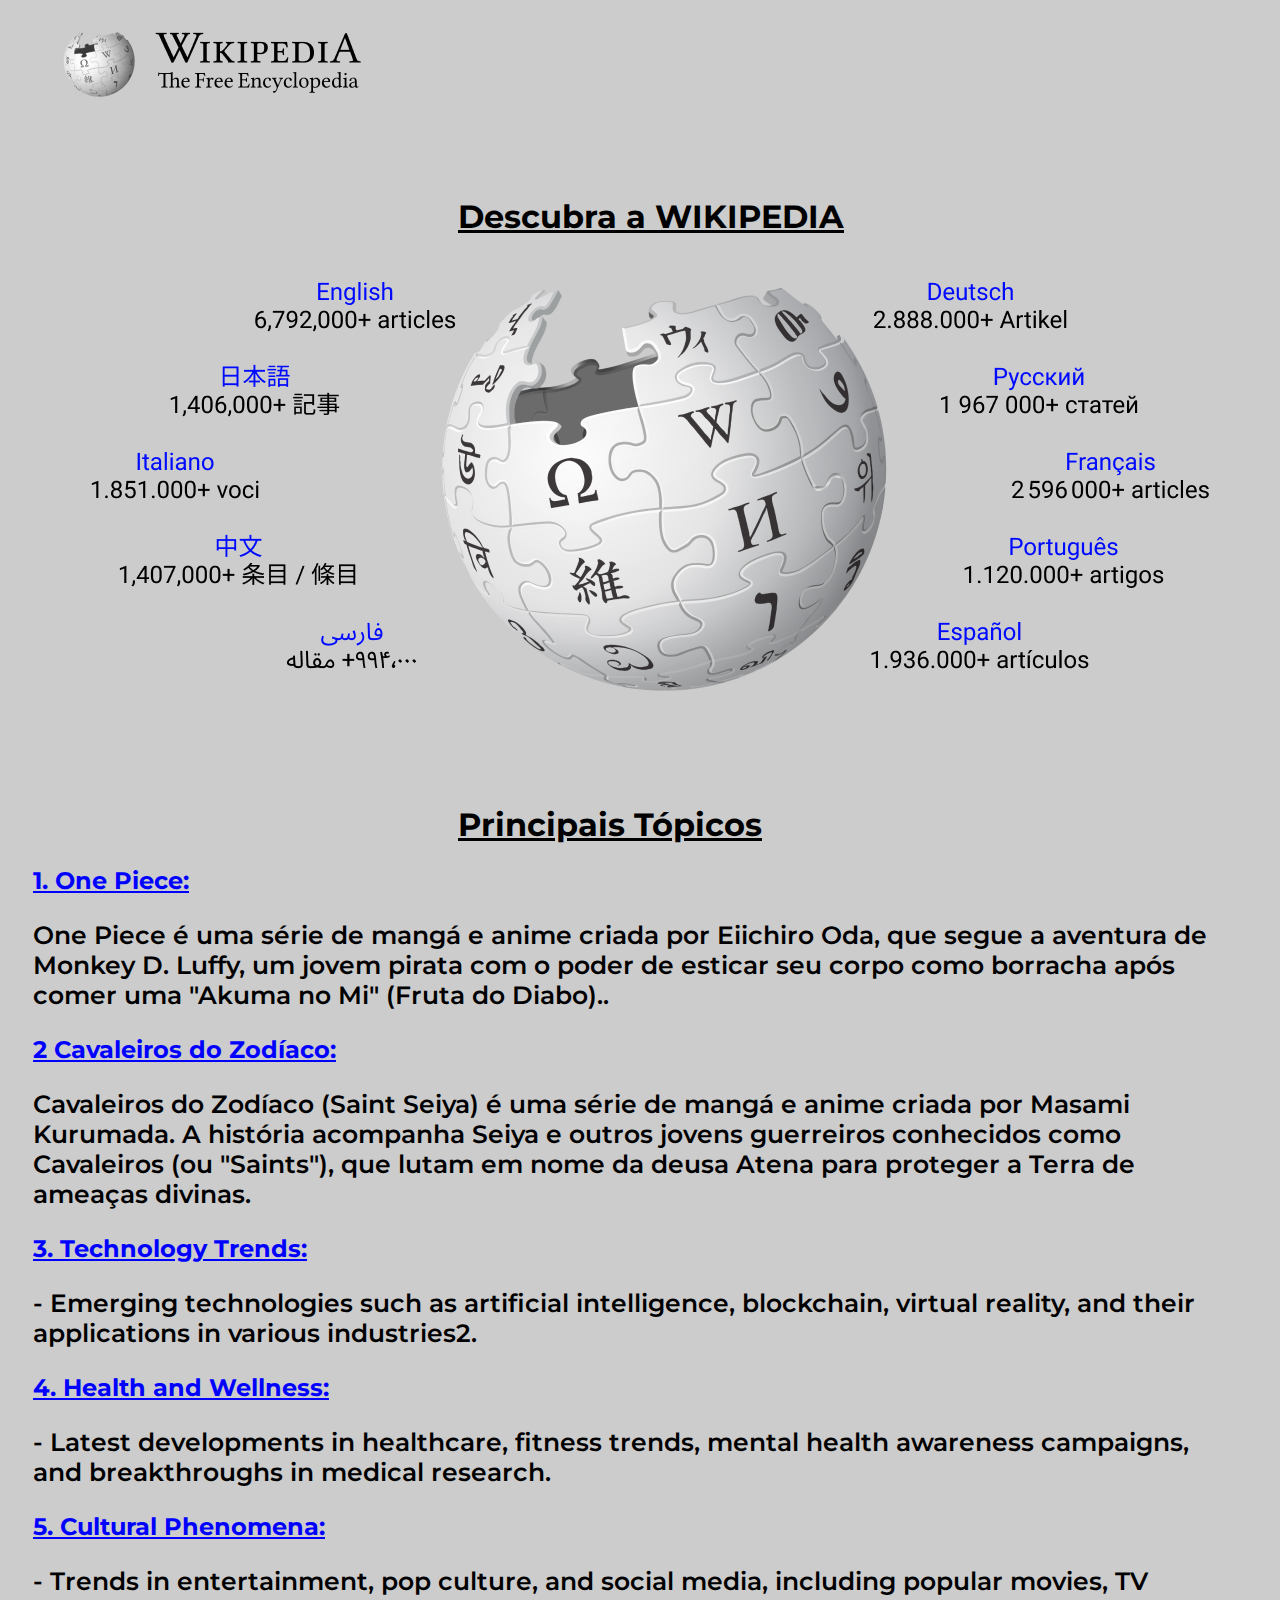
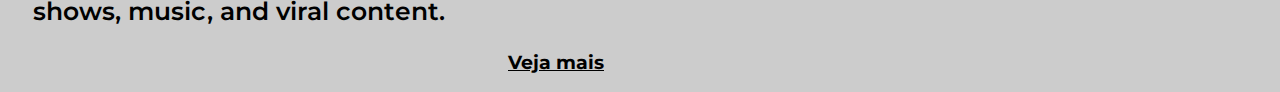
<file: index.html>
<DOCTYPE html>
    <head>
        <link rel="preconnect"
        href="https://fonts.googleapis.com">
        <link rel="preconnect"
        href="https://fonts.gstatic.com"
        crossorigin>
        <link href="https://fonts.googleapis.com/css2?family=Montserrat:ital,wght@0,100..900;1,100..900&display=swap" rel="stylesheet">        
     
        <link
        rel="stylesheet"href="estilo_index.css">
        
        <body>
            <img src="logoWiki.png" alt ="logo da wikipedia" >
            <h1> Descubra a WIKIPEDIA </h1>
        <img src="mundoWiki.png" alt ="imagem da wikipedia" >
            <h1>Principais Tópicos</h1>
            <h2><a href = "onepiece.html" > 1. One Piece: </a> </h2>
            <p>     
            One Piece é uma série de  mangá e
            anime criada por Eiichiro Oda, que
            segue a aventura de Monkey D. Luffy,
            um jovem pirata com o poder de
            esticar seu corpo como borracha após
            comer uma "Akuma no Mi" (Fruta do
            Diabo).. </p>

            <h2><a href = "caveleiros.html" > 2 Cavaleiros do Zodíaco:</a> </h2>
             <p> Cavaleiros do Zodíaco (Saint
                 Seiya) é uma série de mangá e
                 anime criada por Masami
                 Kurumada. A história acompanha
                 Seiya e outros jovens guerreiros
                 conhecidos como Cavaleiros (ou
                 "Saints"), que lutam em nome da
                 deusa Atena para proteger a
                 Terra de ameaças divinas.</p>

           <h2> 3. Technology Trends: </h2>
           <p> - Emerging technologies such as
           artificial intelligence, blockchain,
           virtual reality, and their
           applications in various industries2.

            <h2> 4. Health and Wellness:</h2>
            <p> - Latest developments in
           healthcare, fitness trends, mental
           health awareness campaigns, and
           breakthroughs in medical research.</p>

           <h2> 5. Cultural Phenomena: </h2>
           <p> - Trends in entertainment, pop
           culture, and social media, including
           popular movies, TV shows, music, and
           viral content. </p>
           <h3> Veja mais</h3>





        </body>
</file>
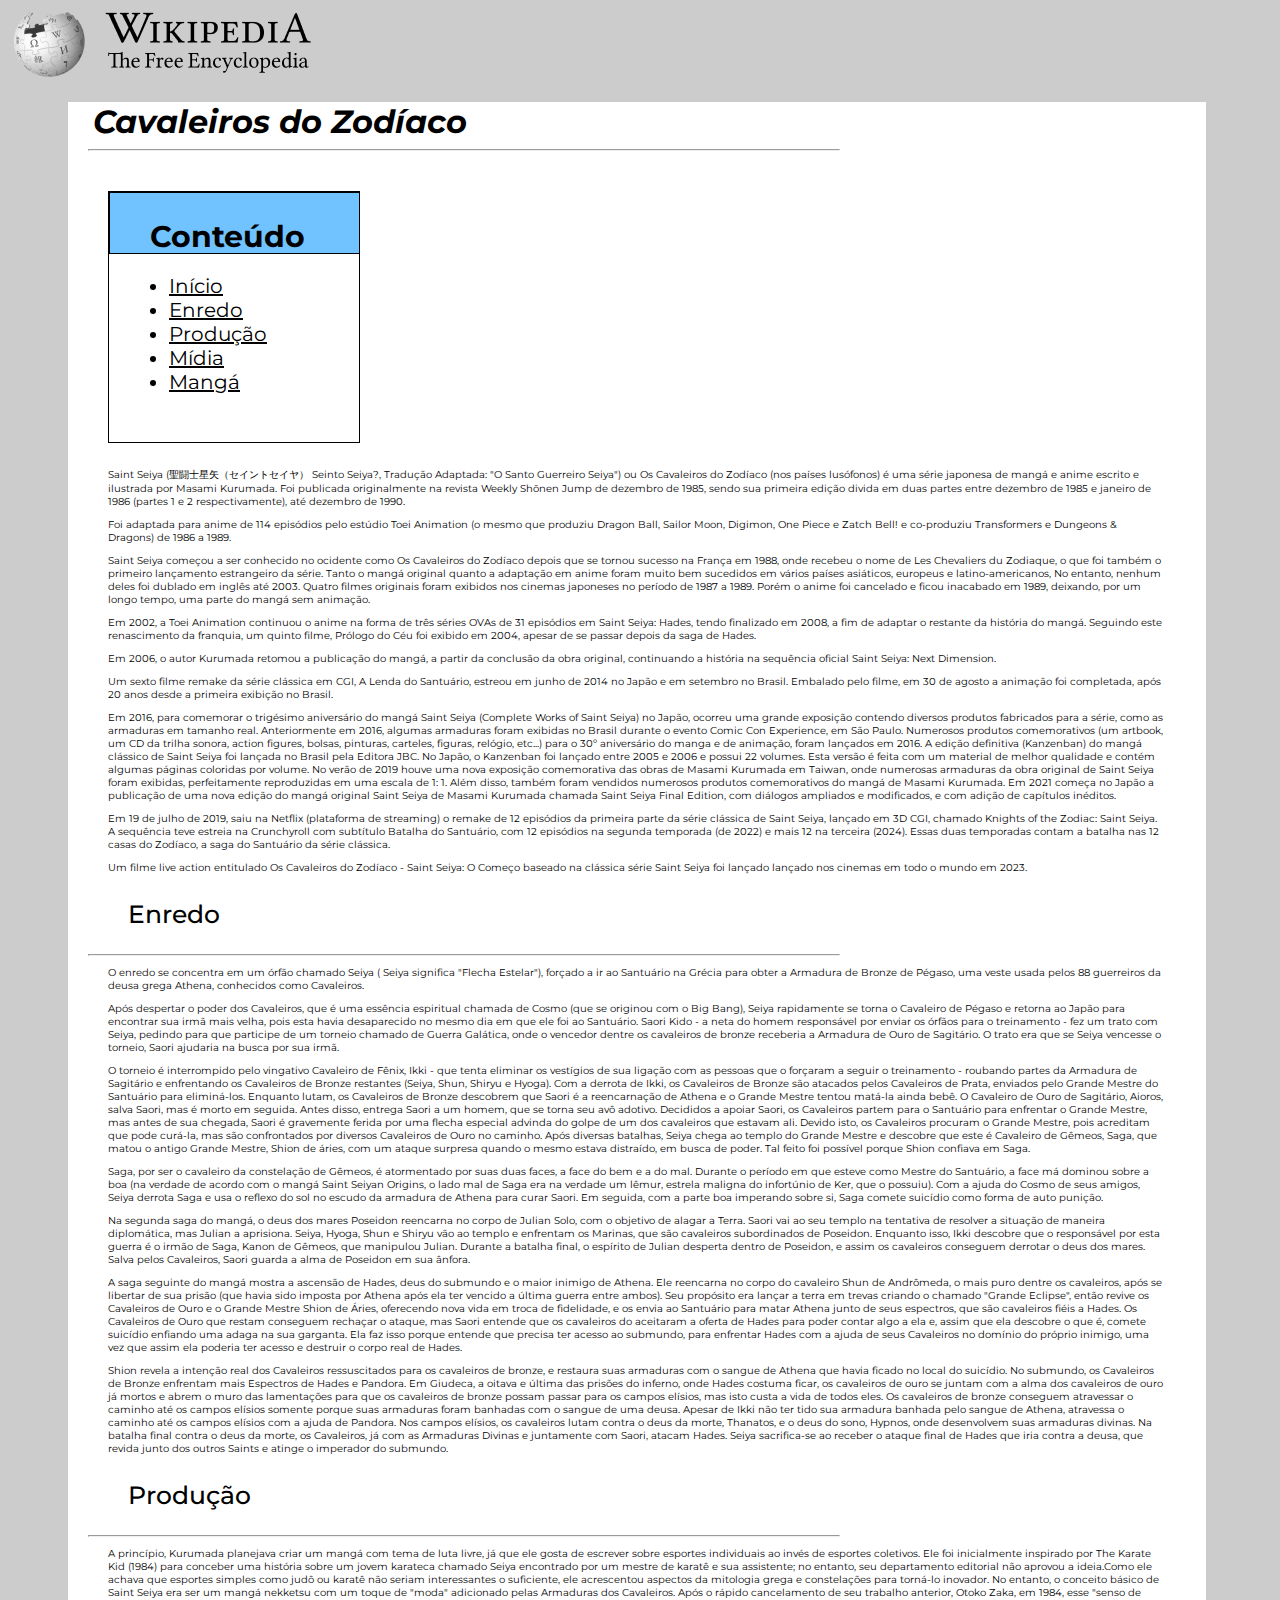
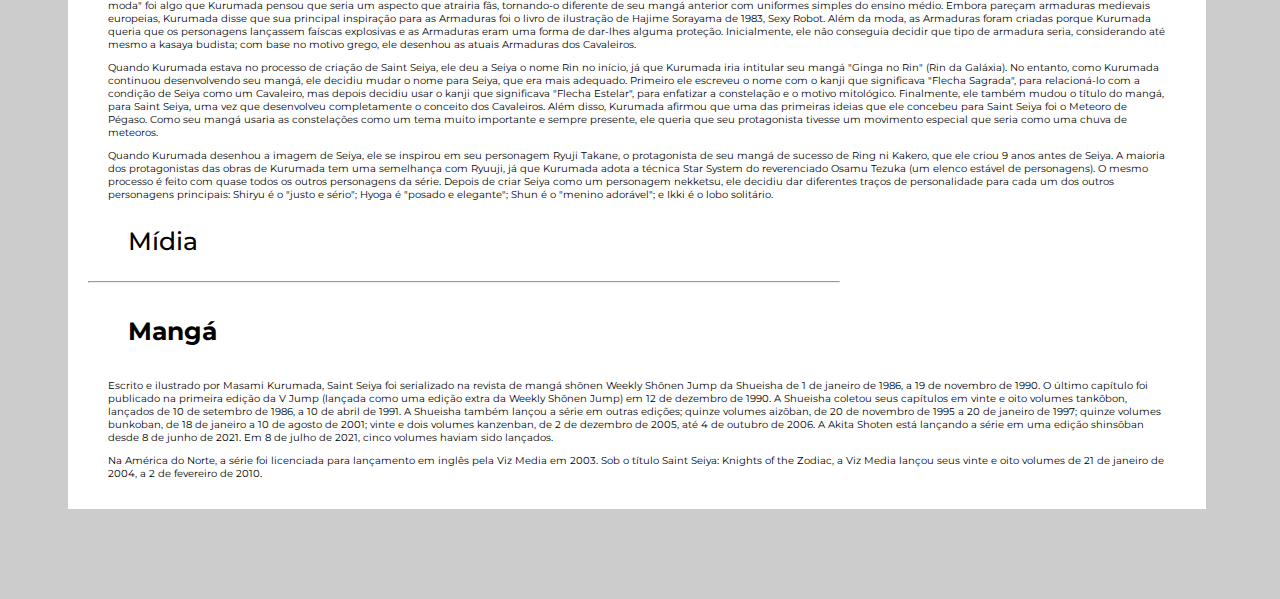
<file: caveleiros.html>
<DOCTYPE html>
    <head>
        <link rel="preconnect"
        href="https://fonts.googleapis.com">
        <link rel="preconnect"
        href="https://fonts.gstatic.com"
        crossorigin>
        <link  href="https://fonts.googleapis.com/css2?family=Montserrat:ital,wght@0,100..900;1,100..900&display=swap" rel="stylesheet">        
     
        <link        rel="stylesheet"href="estilo_onepiece_cavaleiros.css">
        
        <body>
            
                <a href = "index.html" >
                    
                 <img src="logoWiki.png" alt ="logo da wikipedia" >
                 </a>
                 <div class = "div_branca" >
                 
            <h1> Cavaleiros do Zodíaco</h1>
            <hr/>
            
            <div class = "divblack" >
                
            <div class = "divblue" >
                 <h2> <a name = "Conteúdo" </a>  Conteúdo </h2> 
             </div>
                 
             <div>      
                 <ul>
                  <li> <a href = "#Conteúdo" >  Início</a> </li>
              <li><a href = "#Enredo" > Enredo </a> </li>
              <li> <a href = "#Produção" > Produção</a> </li>
              <li><a href = "#Mídia" >Mídia</a></li>
              <li><a href = "#Mangá"> Mangá</a></li>               </ul>
              </div>
              </div>
              
            <p>Saint Seiya (聖闘士星矢（セイントセイヤ） Seinto Seiya?, Tradução Adaptada: "O Santo Guerreiro Seiya") ou Os Cavaleiros do Zodíaco (nos países lusófonos) é uma série japonesa de mangá e anime escrito e ilustrada por Masami Kurumada. Foi publicada originalmente na revista Weekly Shōnen Jump  de dezembro de 1985, sendo sua primeira edição divida em duas partes  entre dezembro de 1985 e janeiro de 1986 (partes 1 e 2 respectivamente),  até dezembro de 1990.</p>
            
<p>Foi adaptada para anime de 114 episódios pelo estúdio Toei Animation (o mesmo que produziu Dragon Ball, Sailor Moon, Digimon, One Piece e Zatch Bell! e co-produziu Transformers e Dungeons  & Dragons) de 1986 a 1989.</p>

<p>Saint Seiya começou a ser conhecido no ocidente como Os Cavaleiros do Zodíaco depois que se tornou sucesso na França em 1988, onde recebeu o nome de Les Chevaliers du Zodiaque, o que foi também o primeiro lançamento estrangeiro da série. Tanto o mangá original quanto a adaptação em anime foram muito bem sucedidos em vários países asiáticos, europeus e latino-americanos, No entanto, nenhum deles foi dublado em inglês até 2003. Quatro filmes originais foram exibidos nos cinemas japoneses no período de 1987 a 1989. Porém o anime foi cancelado e ficou inacabado em 1989, deixando, por um longo tempo, uma parte do mangá sem animação.</p>

<p>Em 2002, a Toei Animation continuou o anime na forma de três séries OVAs de 31 episódios em Saint Seiya: Hades, tendo finalizado em 2008, a fim de adaptar o restante da história do mangá. Seguindo este renascimento da franquia, um quinto filme, Prólogo do Céu foi exibido em 2004, apesar de se passar depois da saga de Hades.</p>

<p> Em 2006,  o autor Kurumada retomou a publicação do mangá, a partir da conclusão  da obra original, continuando a história na sequência oficial Saint Seiya: Next Dimension.
</p>
<p>Um sexto filme remake da série clássica em CGI, A Lenda do Santuário, estreou em junho de 2014 no Japão e em setembro no Brasil. Embalado pelo filme, em 30 de agosto a animação foi completada, após 20 anos desde a primeira exibição no Brasil.</p>

<p>Em 2016,  para comemorar o trigésimo aniversário do mangá Saint Seiya (Complete  Works of Saint Seiya) no Japão, ocorreu uma grande exposição contendo  diversos produtos fabricados para a série, como as armaduras em tamanho  real. Anteriormente em 2016, algumas armaduras foram exibidas no Brasil durante o evento Comic Con Experience, em São Paulo. Numerosos produtos comemorativos (um artbook, um CD da trilha sonora, action figures, bolsas, pinturas, carteles, figuras, relógio, etc...) para o 30º aniversário do manga e de animação, foram lançados em 2016. A edição definitiva (Kanzenban) do mangá clássico de Saint Seiya foi lançada no Brasil pela Editora JBC. No Japão, o Kanzenban foi lançado entre 2005 e 2006 e possui 22 volumes. Esta versão é feita com um material de melhor qualidade e contém algumas páginas coloridas por volume. No verão de 2019  houve uma nova exposição comemorativa das obras de Masami Kurumada em  Taiwan, onde numerosas armaduras da obra original de Saint Seiya foram  exibidas, perfeitamente reproduzidas em uma escala de 1: 1. Além disso,  também foram vendidos numerosos produtos comemorativos do mangá de  Masami Kurumada. Em 2021 começa no Japão a publicação de uma nova edição do mangá original Saint Seiya de Masami Kurumada chamada Saint Seiya Final Edition, com diálogos ampliados e modificados, e com adição de capítulos inéditos. </p>

<p> Em 19 de julho de 2019, saiu na Netflix  (plataforma de streaming) o remake de 12 episódios da primeira parte da  série clássica de Saint Seiya, lançado em 3D CGI, chamado Knights of the Zodiac: Saint Seiya. A sequência teve estreia na Crunchyroll com subtítulo Batalha do Santuário, com 12 episódios na segunda temporada (de 2022) e mais 12 na terceira (2024). Essas duas temporadas contam a batalha nas 12 casas do Zodíaco, a saga do Santuário da série clássica.</p>
<p>Um filme live action entitulado Os Cavaleiros do Zodíaco - Saint Seiya: O Começo baseado na clássica série Saint Seiya foi lançado lançado nos cinemas em todo o mundo em 2023.</p>
        <h3> <a name = "Enredo" > Enredo </a> </h3>
        <hr/>
        <p>O enredo se concentra em um órfão chamado Seiya ( Seiya significa "Flecha Estelar"), forçado a ir ao Santuário na Grécia para obter a Armadura de Bronze de Pégaso, uma veste usada pelos 88 guerreiros da deusa grega Athena, conhecidos como Cavaleiros. </p>       
       
<p> Após despertar o poder dos Cavaleiros, que é uma essência espiritual chamada de Cosmo (que se originou com o Big Bang),  Seiya rapidamente se torna o Cavaleiro de Pégaso e retorna ao Japão  para encontrar sua irmã mais velha, pois esta havia desaparecido no  mesmo dia em que ele foi ao Santuário. Saori Kido  - a neta do homem responsável por enviar os órfãos para o treinamento -  fez um trato com Seiya, pedindo para que participe de um torneio  chamado de Guerra Galática, onde o vencedor dentre os cavaleiros de  bronze receberia a Armadura de Ouro de Sagitário. O trato era que se  Seiya vencesse o torneio, Saori ajudaria na busca por sua irmã. </p>


<p> O torneio é interrompido pelo vingativo Cavaleiro de Fênix, Ikki -  que tenta eliminar os vestígios de sua ligação com as pessoas que o  forçaram a seguir o treinamento - roubando partes da Armadura de  Sagitário e enfrentando os Cavaleiros de Bronze restantes (Seiya, Shun,  Shiryu e Hyoga). Com a derrota de Ikki, os Cavaleiros de Bronze são  atacados pelos Cavaleiros de Prata, enviados pelo Grande Mestre do  Santuário para eliminá-los. Enquanto lutam, os Cavaleiros de Bronze  descobrem que Saori é a reencarnação de Athena e o Grande Mestre tentou  matá-la ainda bebê. O Cavaleiro de Ouro de Sagitário, Aioros, salva  Saori, mas é morto em seguida. Antes disso, entrega Saori a um homem,  que se torna seu avô adotivo. Decididos a apoiar Saori, os Cavaleiros  partem para o Santuário para enfrentar o Grande Mestre, mas antes de sua  chegada, Saori é gravemente ferida por uma flecha especial advinda do  golpe de um dos cavaleiros que estavam ali. Devido isto, os Cavaleiros  procuram o Grande Mestre, pois acreditam que pode curá-la, mas são  confrontados por diversos Cavaleiros de Ouro no caminho. Após diversas  batalhas, Seiya chega ao templo do Grande Mestre e descobre que este é  Cavaleiro de Gêmeos, Saga, que matou o antigo Grande Mestre, Shion de  áries, com um ataque surpresa quando o mesmo estava distraído, em busca  de poder. Tal feito foi possível porque Shion confiava em Saga.</p>

<p> Saga, por ser o cavaleiro da constelação  de Gêmeos, é atormentado por suas duas faces, a face do bem e a do mal.  Durante o período em que esteve como Mestre do Santuário, a face má  dominou sobre a boa (na verdade de acordo com o mangá Saint Seiyan  Origins, o lado mal de Saga era na verdade um lêmur, estrela maligna do  infortúnio de Ker, que o possuiu). Com a ajuda do Cosmo de seus amigos,  Seiya derrota Saga e usa o reflexo do sol no escudo da armadura de  Athena para curar Saori. Em seguida, com a parte boa imperando sobre si,  Saga comete suicídio como forma de auto punição.</p>


<p>Na segunda saga do mangá, o deus dos mares Poseidon  reencarna no corpo de Julian Solo, com o objetivo de alagar a Terra.  Saori vai ao seu templo na tentativa de resolver a situação de maneira  diplomática, mas Julian a aprisiona. Seiya, Hyoga, Shun e Shiryu vão ao  templo e enfrentam os Marinas, que são cavaleiros subordinados de  Poseidon. Enquanto isso, Ikki descobre que o responsável por esta guerra  é o irmão de Saga, Kanon de Gêmeos, que manipulou Julian. Durante a  batalha final, o espírito de Julian desperta dentro de Poseidon, e assim  os cavaleiros conseguem derrotar o deus dos mares. Salva pelos  Cavaleiros, Saori guarda a alma de Poseidon em sua ânfora. </p>

<p>A saga seguinte do mangá mostra a ascensão de Hades,  deus do submundo e o maior inimigo de Athena. Ele reencarna no corpo do  cavaleiro Shun de Andrômeda, o mais puro dentre os cavaleiros, após se  libertar de sua prisão (que havia sido imposta por Athena após ela ter  vencido a última guerra entre ambos). Seu propósito era lançar a terra  em trevas criando o chamado "Grande Eclipse", então revive os Cavaleiros  de Ouro e o Grande Mestre Shion de Áries, oferecendo nova vida em troca  de fidelidade, e os envia ao Santuário para matar Athena junto de seus  espectros, que são cavaleiros fiéis a Hades. Os Cavaleiros de Ouro que  restam conseguem rechaçar o ataque, mas Saori entende que os cavaleiros  do aceitaram a oferta de Hades para poder contar algo a ela e, assim que  ela descobre o que é, comete suicídio enfiando uma adaga na sua  garganta. Ela faz isso porque entende que precisa ter acesso ao  submundo, para enfrentar Hades com a ajuda de seus Cavaleiros no domínio  do próprio inimigo, uma vez que assim ela poderia ter acesso e destruir  o corpo real de Hades.</p>

<p>Shion revela a intenção real dos Cavaleiros ressuscitados para os  cavaleiros de bronze, e restaura suas armaduras com o sangue de Athena  que havia ficado no local do suicídio. No submundo, os Cavaleiros de  Bronze enfrentam mais Espectros de Hades e Pandora.  Em Giudeca, a oitava e última das prisões do inferno, onde Hades  costuma ficar, os cavaleiros de ouro se juntam com a alma dos cavaleiros  de ouro já mortos e abrem o muro das lamentações para que os cavaleiros  de bronze possam passar para os campos elísios, mas isto custa a vida  de todos eles. Os cavaleiros de bronze conseguem atravessar o caminho  até os campos elísios somente porque suas armaduras foram banhadas com o  sangue de uma deusa. Apesar de Ikki não ter tido sua armadura banhada  pelo sangue de Athena, atravessa o caminho até os campos elísios com a  ajuda de Pandora. Nos campos elísios, os cavaleiros lutam contra o deus  da morte, Thanatos, e o deus do sono, Hypnos,  onde desenvolvem suas armaduras divinas. Na batalha final contra o deus  da morte, os Cavaleiros, já com as Armaduras Divinas e juntamente com  Saori, atacam Hades. Seiya sacrifica-se ao receber o ataque final de  Hades que iria contra a deusa, que revida junto dos outros Saints e  atinge o imperador do submundo.</p>
            <h3> <a name = "Produção" > Produção </a></h3>
            <hr/>
            <p>A princípio, Kurumada planejava criar um mangá com tema de luta livre, já que ele gosta de escrever sobre esportes individuais ao invés de esportes coletivos. Ele foi inicialmente inspirado por The Karate Kid (1984) para conceber uma história sobre um jovem karateca chamado Seiya encontrado por um mestre de karatê e sua assistente; no entanto, seu departamento editorial não aprovou a ideia.Como ele achava que esportes simples como judô ou karatê não seriam interessantes o suficiente, ele acrescentou aspectos da mitologia grega e constelações para torná-lo inovador. No entanto, o conceito básico de Saint Seiya era ser um mangá nekketsu com um toque de "moda" adicionado pelas Armaduras dos Cavaleiros. Após o rápido cancelamento de seu trabalho anterior, Otoko Zaka,  em 1984, esse "senso de moda" foi algo que Kurumada pensou que seria um  aspecto que atrairia fãs, tornando-o diferente de seu mangá anterior  com uniformes simples do ensino médio. Embora pareçam armaduras medievais europeias, Kurumada disse que sua principal inspiração para as Armaduras foi o livro de ilustração de Hajime Sorayama de 1983, Sexy Robot.  Além da moda, as Armaduras foram criadas porque Kurumada queria que os  personagens lançassem faíscas explosivas e as Armaduras eram uma forma  de dar-lhes alguma proteção. Inicialmente, ele não conseguia decidir que tipo de armadura seria, considerando até mesmo a kasaya budista; com base no motivo grego, ele desenhou as atuais Armaduras dos Cavaleiros.
            </p>
            
<p>Quando Kurumada estava no processo de criação de Saint Seiya,  ele deu a Seiya o nome Rin no início, já que Kurumada iria intitular  seu mangá "Ginga no Rin" (Rin da Galáxia). No entanto, como Kurumada  continuou desenvolvendo seu mangá, ele decidiu mudar o nome para Seiya,  que era mais adequado. Primeiro ele escreveu o nome com o kanji  que significava "Flecha Sagrada", para relacioná-lo com a condição de  Seiya como um Cavaleiro, mas depois decidiu usar o kanji que significava  "Flecha Estelar", para enfatizar a constelação e o motivo mitológico.  Finalmente, ele também mudou o título do mangá, para Saint Seiya,  uma vez que desenvolveu completamente o conceito dos Cavaleiros. Além  disso, Kurumada afirmou que uma das primeiras ideias que ele concebeu  para Saint Seiya foi o Meteoro de Pégaso. Como seu mangá usaria  as constelações como um tema muito importante e sempre presente, ele  queria que seu protagonista tivesse um movimento especial que seria como  uma chuva de meteoros.</p>

<p>Quando Kurumada desenhou a imagem de Seiya, ele se inspirou em  seu personagem Ryuji Takane, o protagonista de seu mangá de sucesso de Ring ni Kakero,  que ele criou 9 anos antes de Seiya. A maioria dos protagonistas das  obras de Kurumada tem uma semelhança com Ryuuji, já que Kurumada adota a  técnica Star System do reverenciado Osamu Tezuka (um elenco estável de personagens). O mesmo processo é feito com quase todos os outros personagens da série. Depois de criar Seiya como um personagem nekketsu,  ele decidiu dar diferentes traços de personalidade para cada um dos  outros personagens principais: Shiryu é o "justo e sério"; Hyoga é  "posado e elegante"; Shun é o "menino adorável"; e Ikki é o lobo  solitário.</p>
         <h3> <a name = "Mídia" > Mídia </a></h3>
         <hr/>
         <h4> <a name = "Mangá" > Mangá </a></h4>
         <p>Escrito e ilustrado por Masami Kurumada, Saint Seiya foi serializado na revista de mangá shōnen Weekly Shōnen Jump da Shueisha de 1 de janeiro de 1986, a 19 de novembro de 1990. O último capítulo foi publicado na primeira edição da V Jump (lançada como uma edição extra da Weekly Shōnen Jump) em 12 de dezembro de 1990. A Shueisha coletou seus capítulos em vinte e oito volumes tankōbon, lançados de 10 de setembro de 1986, a 10 de abril de 1991. A Shueisha também lançou a série em outras edições; quinze volumes aizōban, de 20 de novembro de 1995 a 20 de janeiro de 1997; quinze volumes bunkoban, de 18 de janeiro a 10 de agosto de 2001; vinte e dois volumes kanzenban, de 2 de dezembro de 2005, até 4 de outubro de 2006. A Akita Shoten está lançando a série em uma edição shinsōban desde 8 de junho de 2021. Em 8 de julho de 2021, cinco volumes haviam sido lançados.</p>
<p>Na América do Norte, a série foi licenciada para lançamento em inglês pela Viz Media em 2003. Sob o título Saint Seiya: Knights of the Zodiac, a Viz Media lançou seus vinte e oito volumes de 21 de janeiro de 2004, a 2 de fevereiro de 2010.
</p>
<br/>

</div>
</html>
</body>
</file>
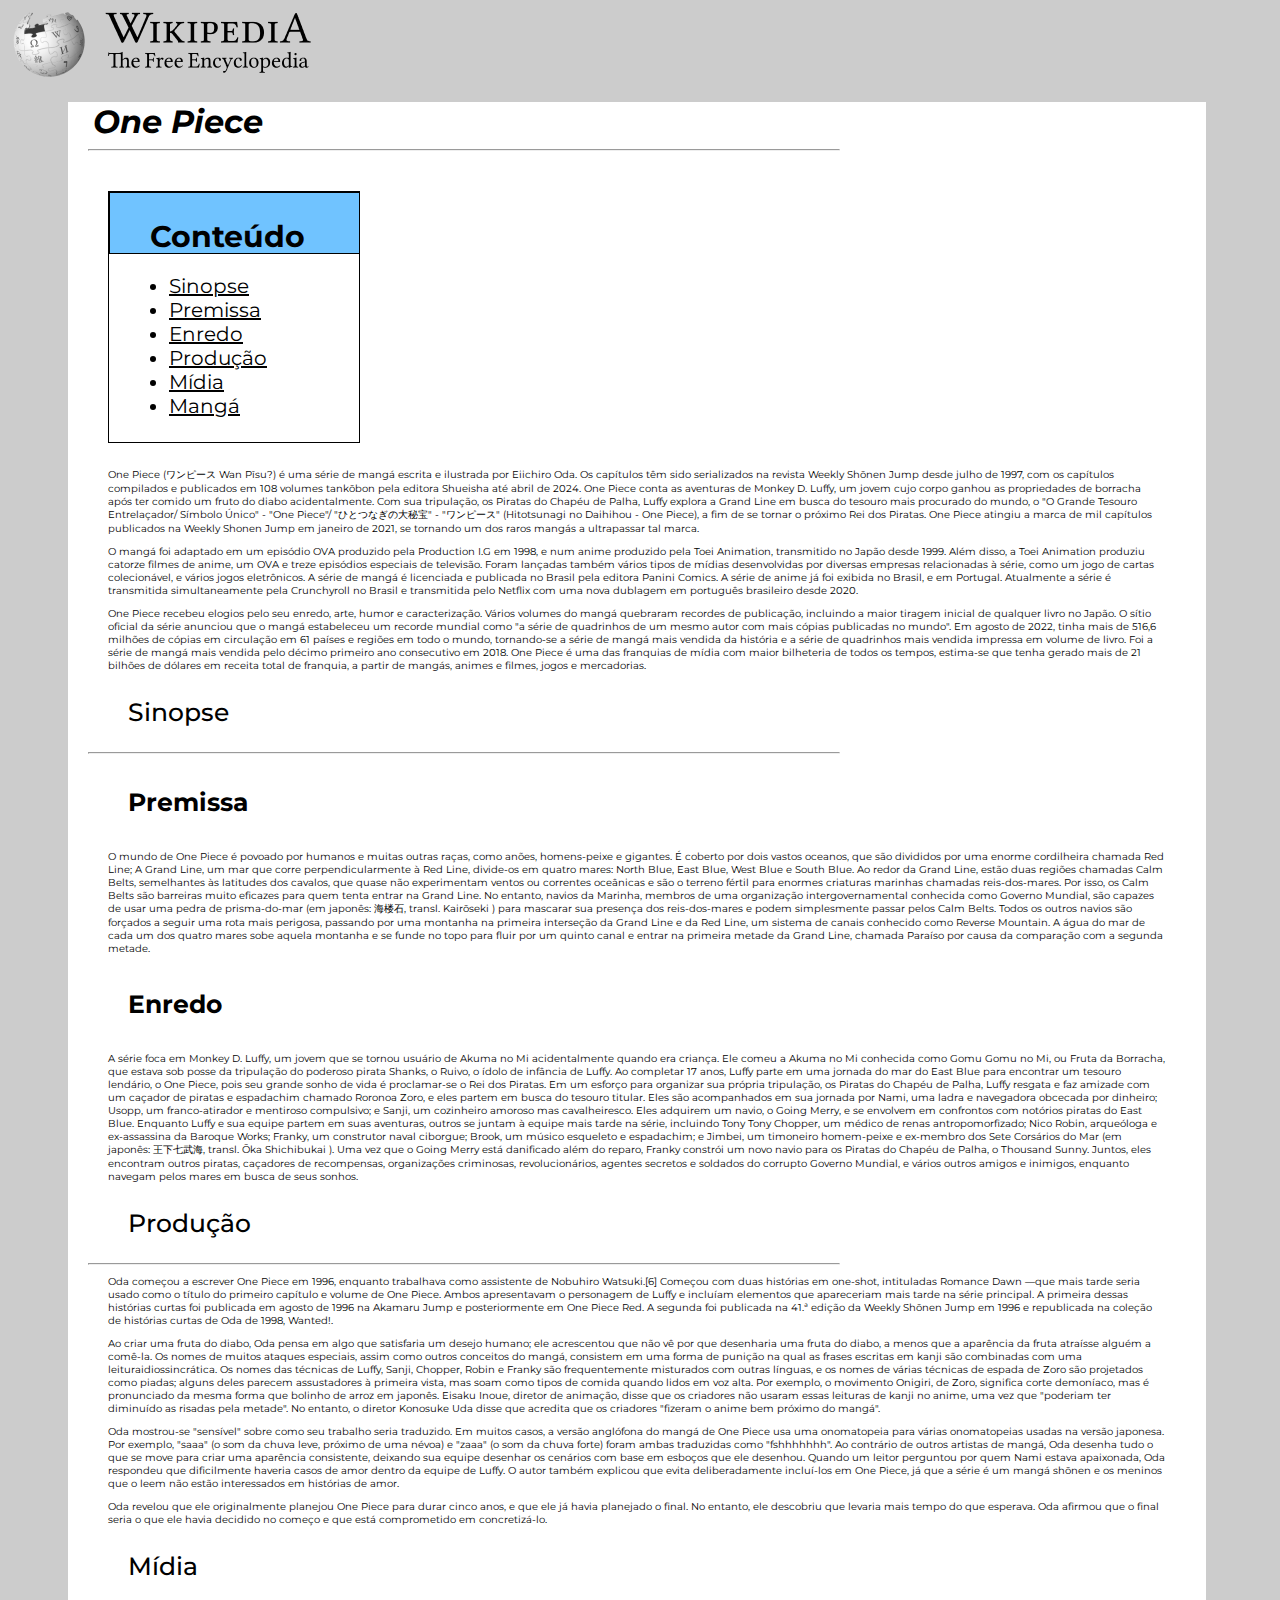
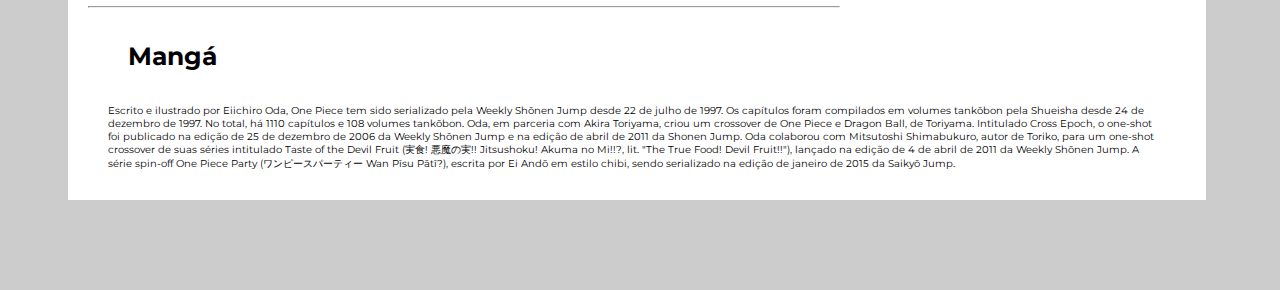
<file: onepiece.html>
<DOCTYPE html>
    <head>
        <link rel="preconnect"
        href="https://fonts.googleapis.com">
        <link rel="preconnect"
        href="https://fonts.gstatic.com"
        crossorigin>
        <link href="https://fonts.googleapis.com/css2?family=Montserrat:ital,wght@0,100..900;1,100..900&display=swap" rel="stylesheet">        
     
        <link
      rel="stylesheet"href="estilo_onepiece_cavaleiros.css">
        
        <body>
            <a href = "index.html" >
            <img src="logoWiki.png" alt ="logo da wikipedia" > 
            <div class = "div_branca" >
            </a>
            <h1>One Piece</h1>
            <hr/>
            
            <div class = "divblack" >
            <div class = "divblue" >
             <h2> Conteúdo </h2> 
                 </div>                
                 <div>                              
            <ul>
              <li> <a href = "#Sinopse" > Sinopse </a> </li>
              <li> <a href = "#Premissa"> Premissa </a> </li>
              <li> <a href = "#Enredo" > Enredo </a></li>
              <li> <a href = "#Produção" > Produção </a></li>
              <li> <a href = "#Mídia" > Mídia</a> </li>
              <li><a href = "#Mangá" > Mangá</a> </li>
              </ul>
              </div>
              </div>
              <p>  One Piece (ワンピース Wan Pīsu?) é uma série de mangá escrita e ilustrada por Eiichiro Oda. Os capítulos têm sido serializados na revista Weekly Shōnen Jump desde julho de 1997, com os capítulos compilados e publicados em 108 volumes tankōbon pela editora Shueisha até abril de 2024. One Piece conta as aventuras de Monkey D. Luffy,  um jovem cujo corpo ganhou as propriedades de borracha após ter comido  um fruto do diabo acidentalmente. Com sua tripulação, os Piratas do  Chapéu de Palha, Luffy explora a Grand Line  em busca do tesouro mais procurado do mundo, o "O Grande Tesouro  Entrelaçador/ Símbolo Único" - "One Piece"/ "ひとつなぎの大秘宝" - "ワンピース" (Hitotsunagi no Daihihou - One Piece), a fim de se tornar o próximo Rei dos Piratas. One Piece atingiu a marca de mil capítulos publicados na Weekly Shonen Jump em janeiro de 2021, se tornando um dos raros mangás a ultrapassar tal marca.
              <br/>
              
<p>O mangá foi adaptado em um episódio OVA produzido pela Production I.G em 1998, e num anime produzido pela Toei Animation, transmitido no Japão desde 1999. Além disso, a Toei Animation  produziu catorze filmes de anime, um OVA e treze episódios especiais de  televisão. Foram lançadas também vários tipos de mídias desenvolvidas  por diversas empresas relacionadas à série, como um jogo de cartas colecionável, e vários jogos eletrônicos. A série de mangá é licenciada e publicada no Brasil pela editora Panini Comics. A série de anime já foi exibida no Brasil, e em Portugal. Atualmente a série é transmitida simultaneamente pela Crunchyroll no Brasil e transmitida pelo Netflix com uma nova dublagem em português brasileiro desde 2020. </p>
             
<p>One Piece recebeu elogios pelo seu enredo,  arte, humor e caracterização. Vários volumes do mangá quebraram  recordes de publicação, incluindo a maior tiragem inicial de qualquer  livro no Japão. O sítio oficial da série anunciou que o mangá  estabeleceu um recorde mundial  como "a série de quadrinhos de um mesmo autor com mais cópias  publicadas no mundo". Em agosto de 2022, tinha mais de 516,6 milhões de  cópias em circulação em 61 países e regiões em todo o mundo, tornando-se  a série de mangá mais vendida da história  e a série de quadrinhos mais vendida impressa em volume de livro. Foi a  série de mangá mais vendida pelo décimo primeiro ano consecutivo em  2018. One Piece é uma das franquias de mídia com maior bilheteria  de todos os tempos, estima-se que tenha gerado mais de 21 bilhões de  dólares em receita total de franquia, a partir de mangás, animes e  filmes, jogos e mercadorias.</p>
          <h3> <a name = "Sinopse" > Sinopse </a> </h3>
          <hr/>
          <h4> <a name = "Premissa" > Premissa
          </a></h4>
          <p>O mundo de One Piece é povoado por humanos e muitas outras raças, como anões, homens-peixe e gigantes. É coberto por dois vastos oceanos, que são divididos por uma enorme cordilheira chamada Red Line; A Grand Line, um mar que corre perpendicularmente à Red Line, divide-os em quatro mares: North Blue, East Blue, West Blue e South Blue. Ao redor da Grand Line, estão duas regiões chamadas Calm Belts, semelhantes às latitudes dos cavalos, que quase não experimentam ventos ou correntes oceânicas  e são o terreno fértil para enormes criaturas marinhas chamadas  reis-dos-mares. Por isso, os Calm Belts são barreiras muito eficazes  para quem tenta entrar na Grand Line. No entanto, navios da Marinha, membros de uma organização intergovernamental conhecida como Governo Mundial, são capazes de usar uma pedra de prisma-do-mar (em japonês:  海楼石, transl. Kairōseki ) para mascarar sua presença dos reis-dos-mares e podem simplesmente  passar pelos Calm Belts. Todos os outros navios são forçados a seguir  uma rota mais perigosa, passando por uma montanha na primeira interseção da Grand Line e da Red Line, um sistema de canais conhecido como Reverse Mountain. A água do mar  de cada um dos quatro mares sobe aquela montanha e se funde no topo  para fluir por um quinto canal e entrar na primeira metade da Grand  Line, chamada Paraíso por causa da comparação com a segunda metade.</p>
          <h4> <a name="Enredo" </a> Enredo</h5>
          <p>A série foca em Monkey D. Luffy, um jovem que se tornou usuário de Akuma no Mi  acidentalmente quando era criança. Ele comeu a Akuma no Mi conhecida  como Gomu Gomu no Mi, ou Fruta da Borracha, que estava sob posse da  tripulação do poderoso pirata Shanks, o Ruivo,  o ídolo de infância de Luffy. Ao completar 17 anos, Luffy parte em uma  jornada do mar do East Blue para encontrar um tesouro lendário, o One  Piece, pois seu grande sonho de vida é proclamar-se o Rei dos Piratas.  Em um esforço para organizar sua própria tripulação, os Piratas do Chapéu de Palha, Luffy resgata e faz amizade com um caçador de piratas e espadachim chamado Roronoa Zoro, e eles partem em busca do tesouro titular. Eles são acompanhados em sua jornada por Nami, uma ladra e navegadora obcecada por dinheiro; Usopp, um franco-atirador e mentiroso compulsivo; e Sanji, um cozinheiro amoroso mas cavalheiresco. Eles adquirem um navio, o Going Merry,  e se envolvem em confrontos com notórios piratas do East Blue. Enquanto  Luffy e sua equipe partem em suas aventuras, outros se juntam à equipe  mais tarde na série, incluindo Tony Tony Chopper, um médico de renas antropomorfizado; Nico Robin, arqueóloga e ex-assassina da Baroque Works; Franky, um construtor naval ciborgue; Brook, um músico esqueleto e espadachim; e Jimbei, um timoneiro homem-peixe e ex-membro dos Sete Corsários do Mar (em japonês:  王下七武海, transl. Ōka Shichibukai ). Uma vez que o Going Merry está danificado além do reparo, Franky constrói um novo navio para os Piratas do Chapéu de Palha, o Thousand Sunny. Juntos, eles encontram outros piratas, caçadores de recompensas, organizações criminosas, revolucionários, agentes secretos e soldados do corrupto Governo Mundial, e vários outros amigos e inimigos, enquanto navegam pelos mares em busca de seus sonhos.</p>
          <h3> <a name = "Produção" > Produção </a> </h3>
          <hr/>
          
          <p>Oda começou a escrever One Piece em 1996, enquanto trabalhava como assistente de Nobuhiro Watsuki.[6] Começou com duas histórias em one-shot, intituladas Romance Dawn  —que mais tarde seria usado como o título do primeiro capítulo e volume  de One Piece. Ambos apresentavam o personagem de Luffy e incluíam  elementos que apareceriam mais tarde na série principal. A primeira  dessas histórias curtas foi publicada em agosto de 1996 na Akamaru Jump e posteriormente em One Piece Red. A segunda foi publicada na 41.ª edição da Weekly Shōnen Jump em 1996 e republicada na coleção de histórias curtas de Oda de 1998, Wanted!. </p>
          
<p>Ao criar uma fruta do diabo, Oda pensa em algo que satisfaria um  desejo humano; ele acrescentou que não vê por que desenharia uma fruta  do diabo, a menos que a aparência da fruta atraísse alguém a comê-la. Os nomes de muitos ataques especiais, assim como outros conceitos do  mangá, consistem em uma forma de punição na qual as frases escritas em kanji são combinadas com uma leituraidiossincrática.  Os nomes das técnicas de Luffy, Sanji, Chopper, Robin e Franky são  frequentemente misturados com outras línguas, e os nomes de várias  técnicas de espada de Zoro são projetados como piadas; alguns deles  parecem assustadores à primeira vista, mas soam como tipos de comida  quando lidos em voz alta. Por exemplo, o movimento Onigiri, de Zoro, significa corte demoníaco, mas é pronunciado da mesma forma que bolinho de arroz em japonês. Eisaku Inoue, diretor de animação, disse que os criadores não usaram essas leituras de kanji no anime, uma vez que "poderiam ter diminuído as risadas pela metade". No entanto, o diretor Konosuke Uda disse que acredita que os criadores "fizeram o anime bem próximo do mangá".</p>

<p>Oda mostrou-se "sensível" sobre como seu trabalho seria traduzido. Em muitos casos, a versão anglófona do mangá de One Piece usa uma onomatopeia para várias onomatopeias usadas na versão japonesa. Por exemplo, "saaa" (o som da chuva leve, próximo de uma névoa) e "zaaa" (o som da chuva forte) foram ambas traduzidas como "fshhhhhhh".  Ao contrário de outros artistas de mangá, Oda desenha tudo o que se  move para criar uma aparência consistente, deixando sua equipe desenhar  os cenários com base em esboços que ele desenhou.  Quando um leitor perguntou por quem Nami estava apaixonada, Oda  respondeu que dificilmente haveria casos de amor dentro da equipe de  Luffy. O autor também explicou que evita deliberadamente incluí-los em One Piece, já que a série é um mangá shōnen e os meninos que o leem não estão interessados em histórias de amor.

<p>Oda revelou que ele originalmente planejou One Piece para  durar cinco anos, e que ele já havia planejado o final. No entanto, ele  descobriu que levaria mais tempo do que esperava. Oda afirmou que o  final seria o que ele havia decidido no começo e que está comprometido  em concretizá-lo.</p>
          <h3> <a name = "Mídia" > Mídia </a> </h3>
          <hr/>
          <h4> <a name = "Mangá" > Mangá</a> </h4>
          <p>Escrito e ilustrado por Eiichiro Oda, One Piece tem sido serializado pela Weekly Shōnen Jump desde 22 de julho de 1997. Os capítulos foram compilados em volumes tankōbon pela Shueisha desde 24 de dezembro de 1997. No total, há 1110 capítulos e 108 volumes tankōbon. Oda, em parceria com Akira Toriyama, criou um crossover de One Piece e Dragon Ball, de Toriyama. Intitulado Cross Epoch, o one-shot foi publicado na edição de 25 de dezembro de 2006 da Weekly Shōnen Jump e na edição de abril de 2011 da Shonen Jump. Oda colaborou com Mitsutoshi Shimabukuro, autor de Toriko, para um one-shot crossover de suas séries intitulado Taste of the Devil Fruit (実食! 悪魔の実!! Jitsushoku! Akuma no Mi!!?, lit. "The True Food! Devil Fruit!!"), lançado na edição de 4 de abril de 2011 da Weekly Shōnen Jump. A série spin-off One Piece Party (ワンピースパーティー Wan Pīsu Pātī?), escrita por Ei Andō em estilo chibi, sendo serializado na edição de janeiro de 2015 da Saikyō Jump.
</p>
<br/>
</div>
</html>
</body>
</file>
<file: estilo_index.css>
img{width: 
    padding-left: 75px;
    padding-top: 20px; 
    padding-right: 75px;
    padding-bottom: 75px;
    margin-left: 50px;
    }
body {background-color:rgba(204, 204, 204, 1);
      font-family:"montserrat";}

h1 {text-decoration: underline;
    margin-left:450px;}
    
 
       
h2 {color: blue;text-decoration:underline;
    margin-left: 25px;}  
      
h3 {text-decoration:underline;}   

a {color: blue;}  
  
p {text-ident: 1.5rem;margin-left:25px;font-weight: 600;
font-size:25px;width:1200px;}

h3 {margin-left: 500px;}
</file>
<file: estilo_onepiece_cavaleiros.css>
.div_branca {background-color:white;
     width:90%;
     margin-left: 60px;
     margin-right:60px;
     margin-bottom: 90px;    
     }

p {text-ident:1.5rem;margin-left:40px;font-size: 10px;margin-right: 40px;}

ul {width:250px;font-size: 20px;margin-left:20px;}

h2{padding-left: 40px;
  padding-top:0px;  
  font-size:30px;}

a {color:black;}

h1 {margin-left:25px;height:25px;
   font-style: oblique;
   }

h3 {margin-left:60px;font-size: 25px;
   font-weight: 500;}

h4 {margin-left:60px;font-size: 25px;}

.divblue{border-style:solid;border-width: 1px;background-color: rgba(112, 195, 255, 1);
width:249px;height:60px;
} 



.divblack {border-style:solid;border-width:1px;color:black;
width: 250px;height:250px;margin-top: 40px;
margin-bottom: 25px;margin-left:40px;

}

body {background-color:rgba(204, 204, 204, 1);font-family:"montserrat";
}

hr{margin-left:20px;width:750px;}
</file>
